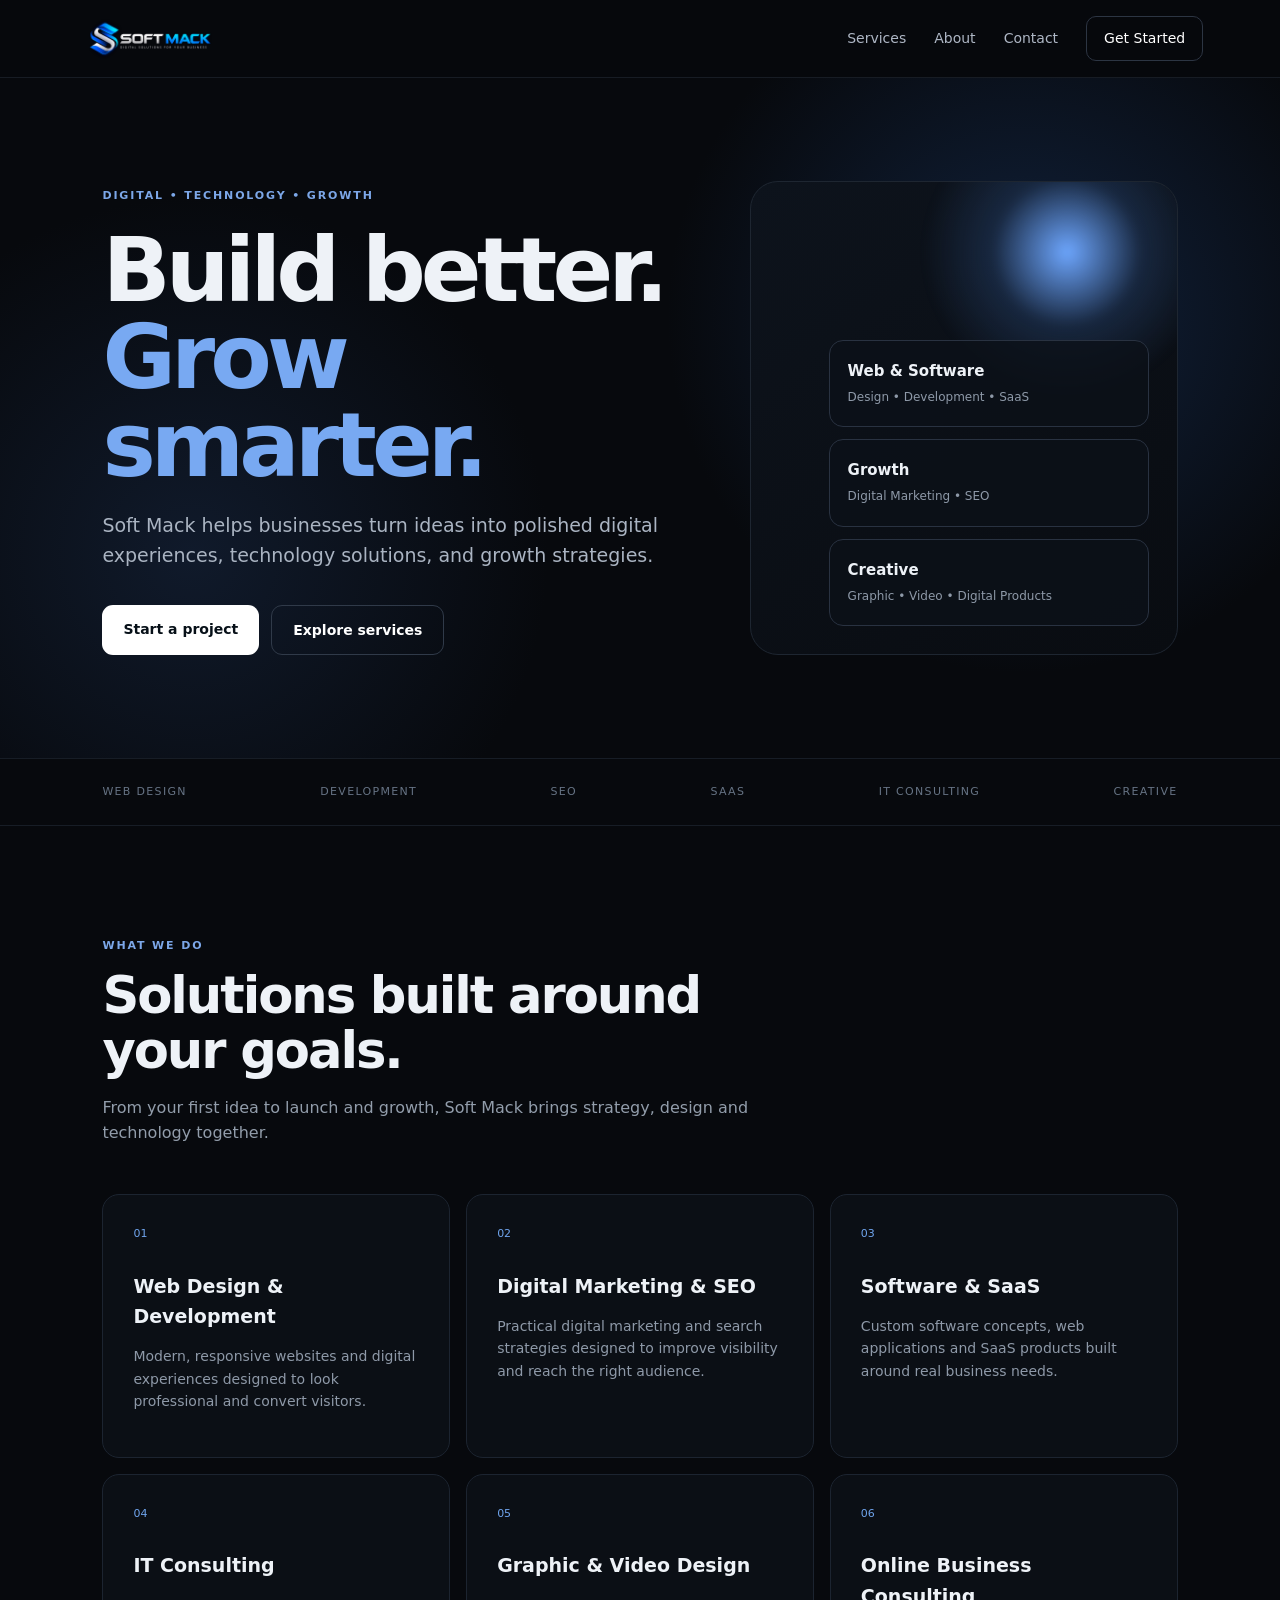
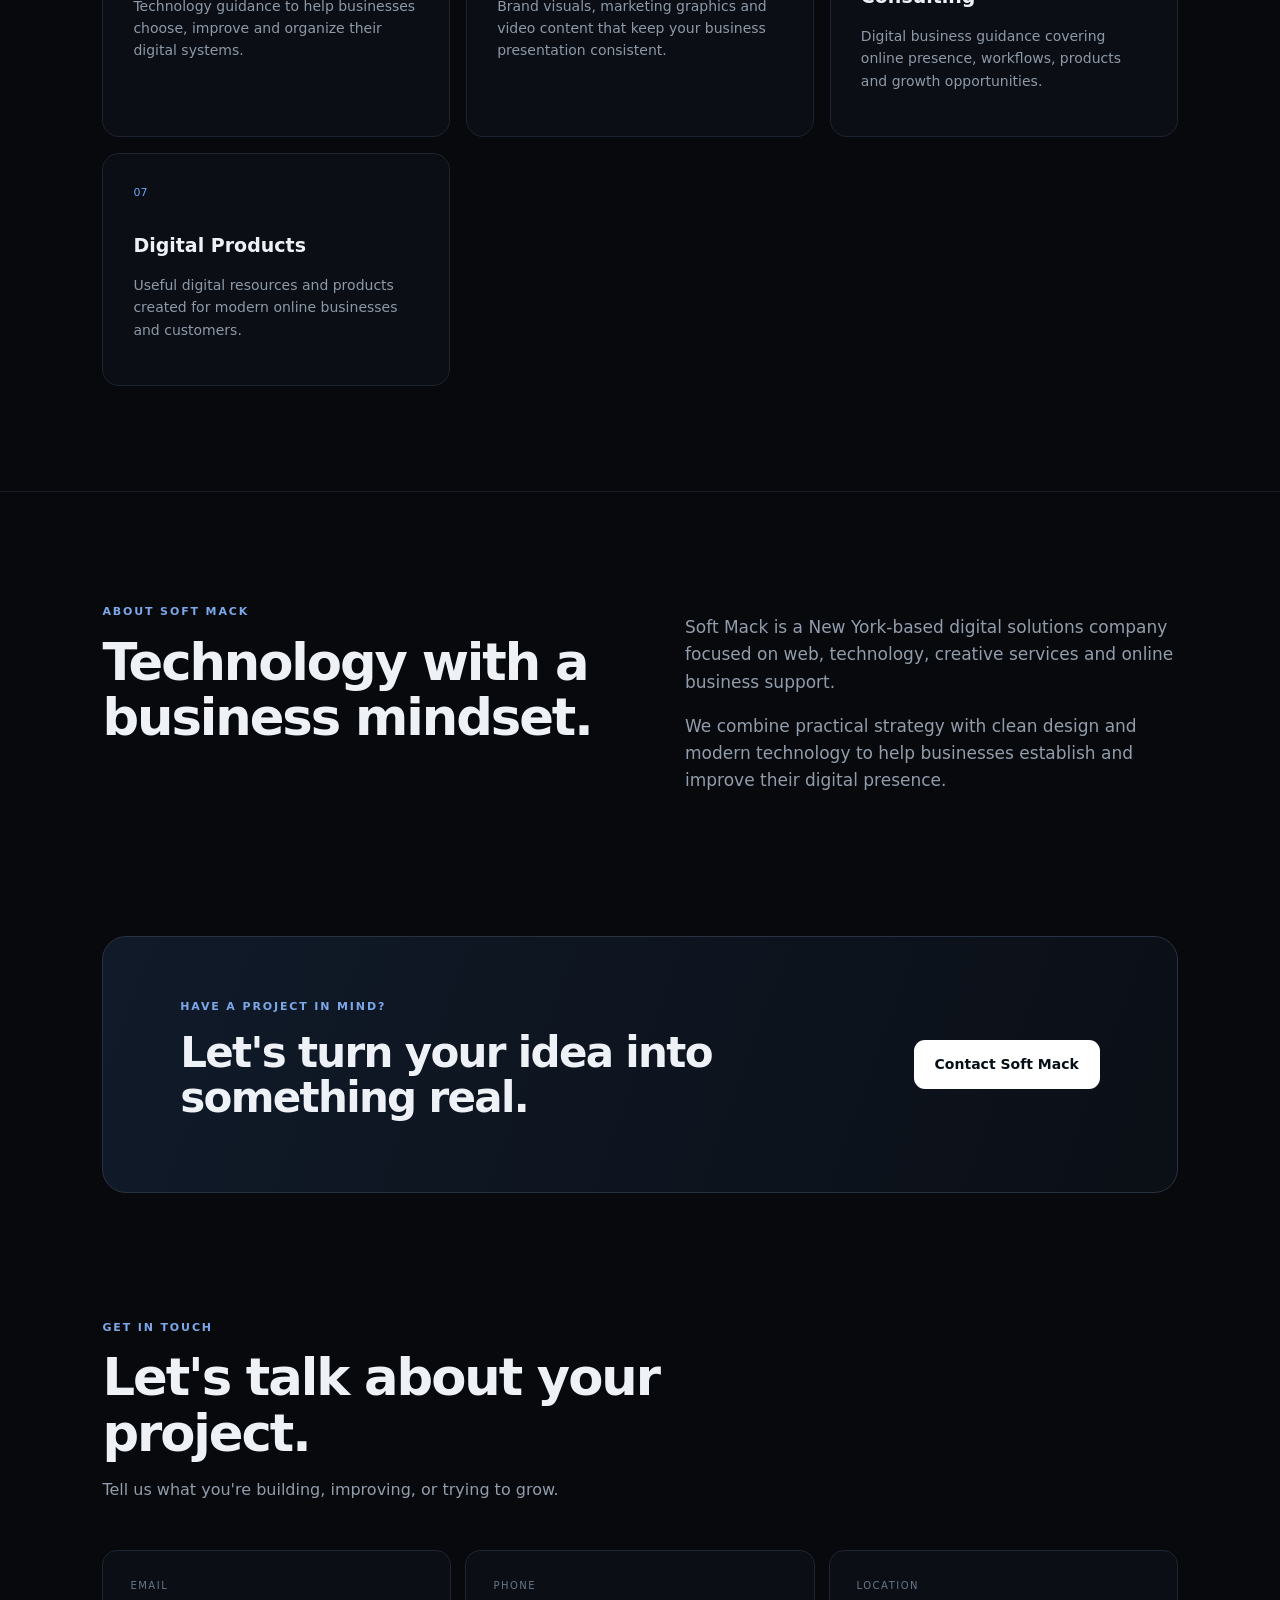
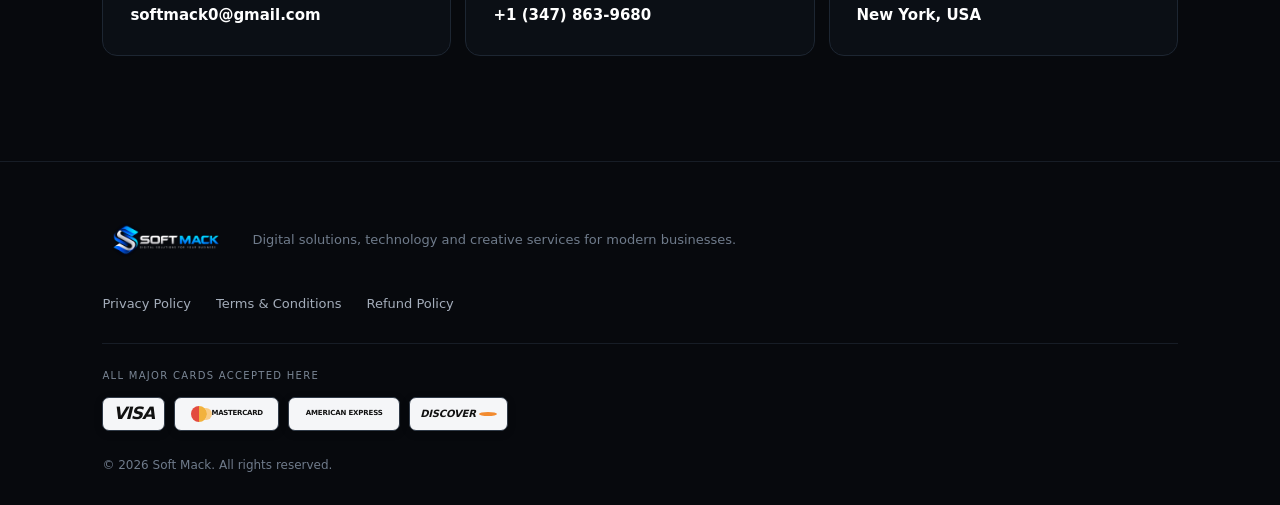
<file: index.html>
<!doctype html>
<html lang="en">
<head>
  <meta charset="utf-8">
  <meta name="viewport" content="width=device-width, initial-scale=1">
  <meta name="description" content="Soft Mack provides web design and development, digital marketing, SEO, software and SaaS solutions, IT consulting, creative design, business consulting, and digital products.">
  <title>Soft Mack | Digital Solutions & Technology</title>
  <link rel="stylesheet" href="style.css">
</head>
<body>
<header class="nav">
  <a class="brand" href="index.html"><img src="logo.png" alt="Soft Mack logo"></a>
  <button class="menu" aria-label="Open menu">☰</button>
  <nav>
    <a href="#services">Services</a>
    <a href="#about">About</a>
    <a href="#contact">Contact</a>
    <a class="nav-btn" href="#contact">Get Started</a>
  </nav>
</header>

<main>
<section class="hero">
  <div class="hero-copy">
    <span class="eyebrow">DIGITAL • TECHNOLOGY • GROWTH</span>
    <h1>Build better.<br><span>Grow smarter.</span></h1>
    <p>Soft Mack helps businesses turn ideas into polished digital experiences, technology solutions, and growth strategies.</p>
    <div class="actions">
      <a class="btn primary" href="#contact">Start a project</a>
      <a class="btn secondary" href="#services">Explore services</a>
    </div>
  </div>
  <div class="hero-card">
    <div class="orb"></div>
    <div class="mini-card"><strong>Web & Software</strong><span>Design • Development • SaaS</span></div>
    <div class="mini-card"><strong>Growth</strong><span>Digital Marketing • SEO</span></div>
    <div class="mini-card"><strong>Creative</strong><span>Graphic • Video • Digital Products</span></div>
  </div>
</section>

<section class="trust"><span>Web Design</span><span>Development</span><span>SEO</span><span>SaaS</span><span>IT Consulting</span><span>Creative</span></section>

<section id="services" class="section">
  <div class="section-head"><span class="eyebrow">WHAT WE DO</span><h2>Solutions built around your goals.</h2><p>From your first idea to launch and growth, Soft Mack brings strategy, design and technology together.</p></div>
  <div class="grid">
    <article class="service"><div class="icon">01</div><h3>Web Design & Development</h3><p>Modern, responsive websites and digital experiences designed to look professional and convert visitors.</p></article>
    <article class="service"><div class="icon">02</div><h3>Digital Marketing & SEO</h3><p>Practical digital marketing and search strategies designed to improve visibility and reach the right audience.</p></article>
    <article class="service"><div class="icon">03</div><h3>Software & SaaS</h3><p>Custom software concepts, web applications and SaaS products built around real business needs.</p></article>
    <article class="service"><div class="icon">04</div><h3>IT Consulting</h3><p>Technology guidance to help businesses choose, improve and organize their digital systems.</p></article>
    <article class="service"><div class="icon">05</div><h3>Graphic & Video Design</h3><p>Brand visuals, marketing graphics and video content that keep your business presentation consistent.</p></article>
    <article class="service"><div class="icon">06</div><h3>Online Business Consulting</h3><p>Digital business guidance covering online presence, workflows, products and growth opportunities.</p></article>
    <article class="service"><div class="icon">07</div><h3>Digital Products</h3><p>Useful digital resources and products created for modern online businesses and customers.</p></article>
  </div>
</section>

<section id="about" class="section about">
  <div><span class="eyebrow">ABOUT SOFT MACK</span><h2>Technology with a business mindset.</h2></div>
  <div><p>Soft Mack is a New York-based digital solutions company focused on web, technology, creative services and online business support.</p><p>We combine practical strategy with clean design and modern technology to help businesses establish and improve their digital presence.</p></div>
</section>

<section class="cta">
  <div><span class="eyebrow">HAVE A PROJECT IN MIND?</span><h2>Let's turn your idea into something real.</h2></div>
  <a class="btn primary" href="mailto:softmack0@gmail.com">Contact Soft Mack</a>
</section>

<section id="contact" class="section contact">
  <div class="section-head"><span class="eyebrow">GET IN TOUCH</span><h2>Let's talk about your project.</h2><p>Tell us what you're building, improving, or trying to grow.</p></div>
  <div class="contact-grid">
    <a href="mailto:softmack0@gmail.com" class="contact-card"><small>EMAIL</small><strong>softmack0@gmail.com</strong></a>
    <a href="tel:+13478639680" class="contact-card"><small>PHONE</small><strong>+1 (347) 863-9680</strong></a>
    <div class="contact-card"><small>LOCATION</small><strong>New York, USA</strong></div>
  </div>
</section>
</main>

<footer>
  <div class="footer-top"><img src="logo.png" alt="Soft Mack"><p>Digital solutions, technology and creative services for modern businesses.</p></div>
  <div class="footer-links"><a href="privacy-policy.html">Privacy Policy</a><a href="terms-and-conditions.html">Terms & Conditions</a><a href="refund-policy.html">Refund Policy</a></div>
  <div class="payment-accepted" aria-label="Accepted payment cards">
    <span class="payment-label">ALL MAJOR CARDS ACCEPTED HERE</span>
    <div class="payment-cards" aria-label="Visa, Mastercard, American Express and Discover accepted">
      <span class="card-logo visa">VISA</span>
      <span class="card-logo mastercard"><i></i><b>MASTERCARD</b></span>
      <span class="card-logo amex">AMERICAN EXPRESS</span>
      <span class="card-logo discover">DISCOVER</span>
    </div>
  </div>
  <div class="copyright">© 2026 Soft Mack. All rights reserved.</div>
</footer>
<script src="script.js"></script>
</body>
</html>
</file>
<file: style.css>
*{box-sizing:border-box}html{scroll-behavior:smooth}body{margin:0;background:#07090d;color:#eef2f7;font-family:Inter,ui-sans-serif,system-ui,-apple-system,BlinkMacSystemFont,"Segoe UI",sans-serif;line-height:1.6}.nav{height:78px;display:flex;align-items:center;justify-content:space-between;padding:0 6%;border-bottom:1px solid #171c24;background:rgba(7,9,13,.88);backdrop-filter:blur(14px);position:sticky;top:0;z-index:10}.brand img{height:48px;width:auto;max-width:220px;object-fit:contain;display:block}.nav nav{display:flex;align-items:center;gap:28px}.nav a{color:#aeb7c5;text-decoration:none;font-size:14px}.nav a:hover{color:#fff}.nav-btn{padding:10px 17px;border:1px solid #2c3543;border-radius:10px;color:#fff!important}.menu{display:none;background:none;border:0;color:#fff;font-size:24px}.hero{min-height:680px;padding:100px 8%;display:grid;grid-template-columns:1.15fr .85fr;gap:70px;align-items:center;background:radial-gradient(circle at 80% 35%,#11223d 0,transparent 32%),radial-gradient(circle at 15% 70%,#101a2b 0,transparent 30%)}.eyebrow{letter-spacing:.17em;font-size:11px;color:#7ca7e8;font-weight:700}.hero h1{font-size:clamp(52px,7vw,92px);line-height:.98;letter-spacing:-.055em;margin:20px 0}.hero h1 span{color:#78a9f2}.hero p{font-size:19px;color:#aab4c2;max-width:620px}.actions{display:flex;gap:12px;margin-top:34px}.btn{display:inline-block;padding:13px 21px;border-radius:11px;text-decoration:none;font-weight:700;font-size:14px}.primary{background:#fff;color:#071018}.secondary{border:1px solid #303a49;color:#fff}.hero-card{min-height:430px;border:1px solid #1e2631;border-radius:28px;padding:28px;position:relative;overflow:hidden;background:linear-gradient(145deg,#0d131c,#090c11)}.orb{position:absolute;width:300px;height:300px;border-radius:50%;background:radial-gradient(circle,#6ea7ff 0,rgba(67,121,204,.22) 35%,transparent 68%);filter:blur(4px);top:-80px;right:-40px}.mini-card{position:relative;margin:130px 0 0 auto;max-width:320px;padding:18px;border:1px solid #293241;background:rgba(12,17,24,.8);border-radius:14px}.mini-card+.mini-card{margin-top:12px}.mini-card strong{display:block;font-size:15px}.mini-card span{color:#8e99a8;font-size:12px}.trust{padding:24px 8%;border-block:1px solid #171d26;display:flex;justify-content:space-between;gap:20px;flex-wrap:wrap;color:#667384;text-transform:uppercase;letter-spacing:.12em;font-size:11px}.section{padding:105px 8%;max-width:1400px;margin:auto}.section-head{max-width:720px;margin-bottom:48px}.section h2,.cta h2{font-size:clamp(35px,4vw,58px);line-height:1.08;letter-spacing:-.04em;margin:12px 0 16px}.section-head p,.about p{color:#929dab}.grid{display:grid;grid-template-columns:repeat(3,1fr);gap:16px}.service{padding:30px;border:1px solid #1c2430;border-radius:17px;background:#0b0f15;min-height:225px}.icon{font-size:11px;color:#6fa4ed;margin-bottom:28px}.service h3{margin:0 0 8px;font-size:19px}.service p{color:#8e99a8;font-size:14px}.about{display:grid;grid-template-columns:1fr 1fr;gap:90px;border-top:1px solid #171d26}.about p{font-size:17px}.cta{margin:20px 8% 100px;padding:55px 6%;border:1px solid #273243;border-radius:24px;background:linear-gradient(110deg,#101a29,#0b0f16);display:flex;justify-content:space-between;align-items:center;gap:30px}.cta h2{font-size:42px;max-width:650px}.contact{padding-top:20px}.contact-grid{display:grid;grid-template-columns:repeat(3,1fr);gap:14px}.contact-card{padding:27px;border:1px solid #1d2632;border-radius:15px;background:#0b0f15;text-decoration:none;color:#fff}.contact-card small{display:block;color:#687688;font-size:10px;letter-spacing:.15em;margin-bottom:8px}.contact-card strong{font-size:15px}footer{border-top:1px solid #171d26;padding:55px 8% 30px;color:#6f7b8b}.footer-top{display:flex;align-items:center;gap:24px;margin-bottom:30px}.footer-top img{height:42px;width:auto;max-width:240px;object-fit:contain}.footer-top p{font-size:13px}.footer-links{display:flex;gap:25px;flex-wrap:wrap;margin-bottom:25px}.footer-links a{color:#a4adba;text-decoration:none;font-size:13px}.copyright{font-size:12px}@media(max-width:800px){.nav nav{display:none}.menu{display:block}.hero{grid-template-columns:1fr;padding-top:70px}.hero-card{min-height:360px}.grid{grid-template-columns:1fr}.about{grid-template-columns:1fr;gap:20px}.contact-grid{grid-template-columns:1fr}.cta{flex-direction:column;align-items:flex-start}.trust{justify-content:flex-start}.footer-top{align-items:flex-start;flex-direction:column;gap:10px}}

.legal{max-width:900px}.legal h1{font-size:clamp(42px,6vw,70px);margin:15px 0 35px}.legal h2{font-size:24px;margin-top:42px}.legal p{color:#a1aab7}.legal a{color:#8eb9ff}

/* Mobile navigation fix */
@media (max-width:800px){
  .nav{position:sticky;}
  .nav nav.mobile-open{
    display:flex !important;
    position:absolute;
    top:78px;
    right:6%;
    flex-direction:column;
    align-items:stretch;
    gap:0;
    width:min(260px,88vw);
    padding:10px;
    background:#0b0f15;
    border:1px solid #293342;
    border-radius:14px;
    box-shadow:0 18px 45px rgba(0,0,0,.5);
    z-index:100;
  }
  .nav nav.mobile-open a{
    display:block;
    width:100%;
    padding:13px 14px;
    border-radius:9px;
  }
  .nav nav.mobile-open a:hover{background:#121923;}
  .nav nav.mobile-open .nav-btn{text-align:center;margin-top:4px;}
}

.payment-accepted{margin:28px 0 25px;padding-top:24px;border-top:1px solid #171d26}.payment-label{display:block;color:#7b8796;font-size:10px;letter-spacing:.13em;margin-bottom:13px}.payment-cards{display:flex;align-items:center;gap:9px;flex-wrap:wrap}.card-logo{height:34px;min-width:58px;padding:0 10px;border:1px solid #303a47;border-radius:7px;background:#f5f6f8;color:#111;display:inline-flex;align-items:center;justify-content:center;font-weight:800;font-size:11px;letter-spacing:-.02em;box-shadow:0 2px 8px rgba(0,0,0,.16)}.card-logo.visa{font-size:17px;font-style:italic;letter-spacing:-.06em}.card-logo.mastercard{min-width:105px;gap:5px;font-size:7px;letter-spacing:-.04em}.card-logo.mastercard i{display:block;width:16px;height:16px;border-radius:50%;background:linear-gradient(90deg,#e34b3f 0 50%,#f2b23c 50%);box-shadow:7px 0 0 -2px rgba(255,170,40,.55)}.card-logo.mastercard b{font-weight:800}.card-logo.amex{min-width:112px;font-size:7px;line-height:1.05;text-align:center}.card-logo.discover{min-width:88px;font-style:italic;font-size:10px}.card-logo.discover::after{content:"";width:18px;height:4px;margin-left:3px;border-radius:50%;background:#f28b30}@media(max-width:800px){.payment-cards{gap:7px}.card-logo{height:32px}.payment-accepted{margin-top:22px}}
</file>
